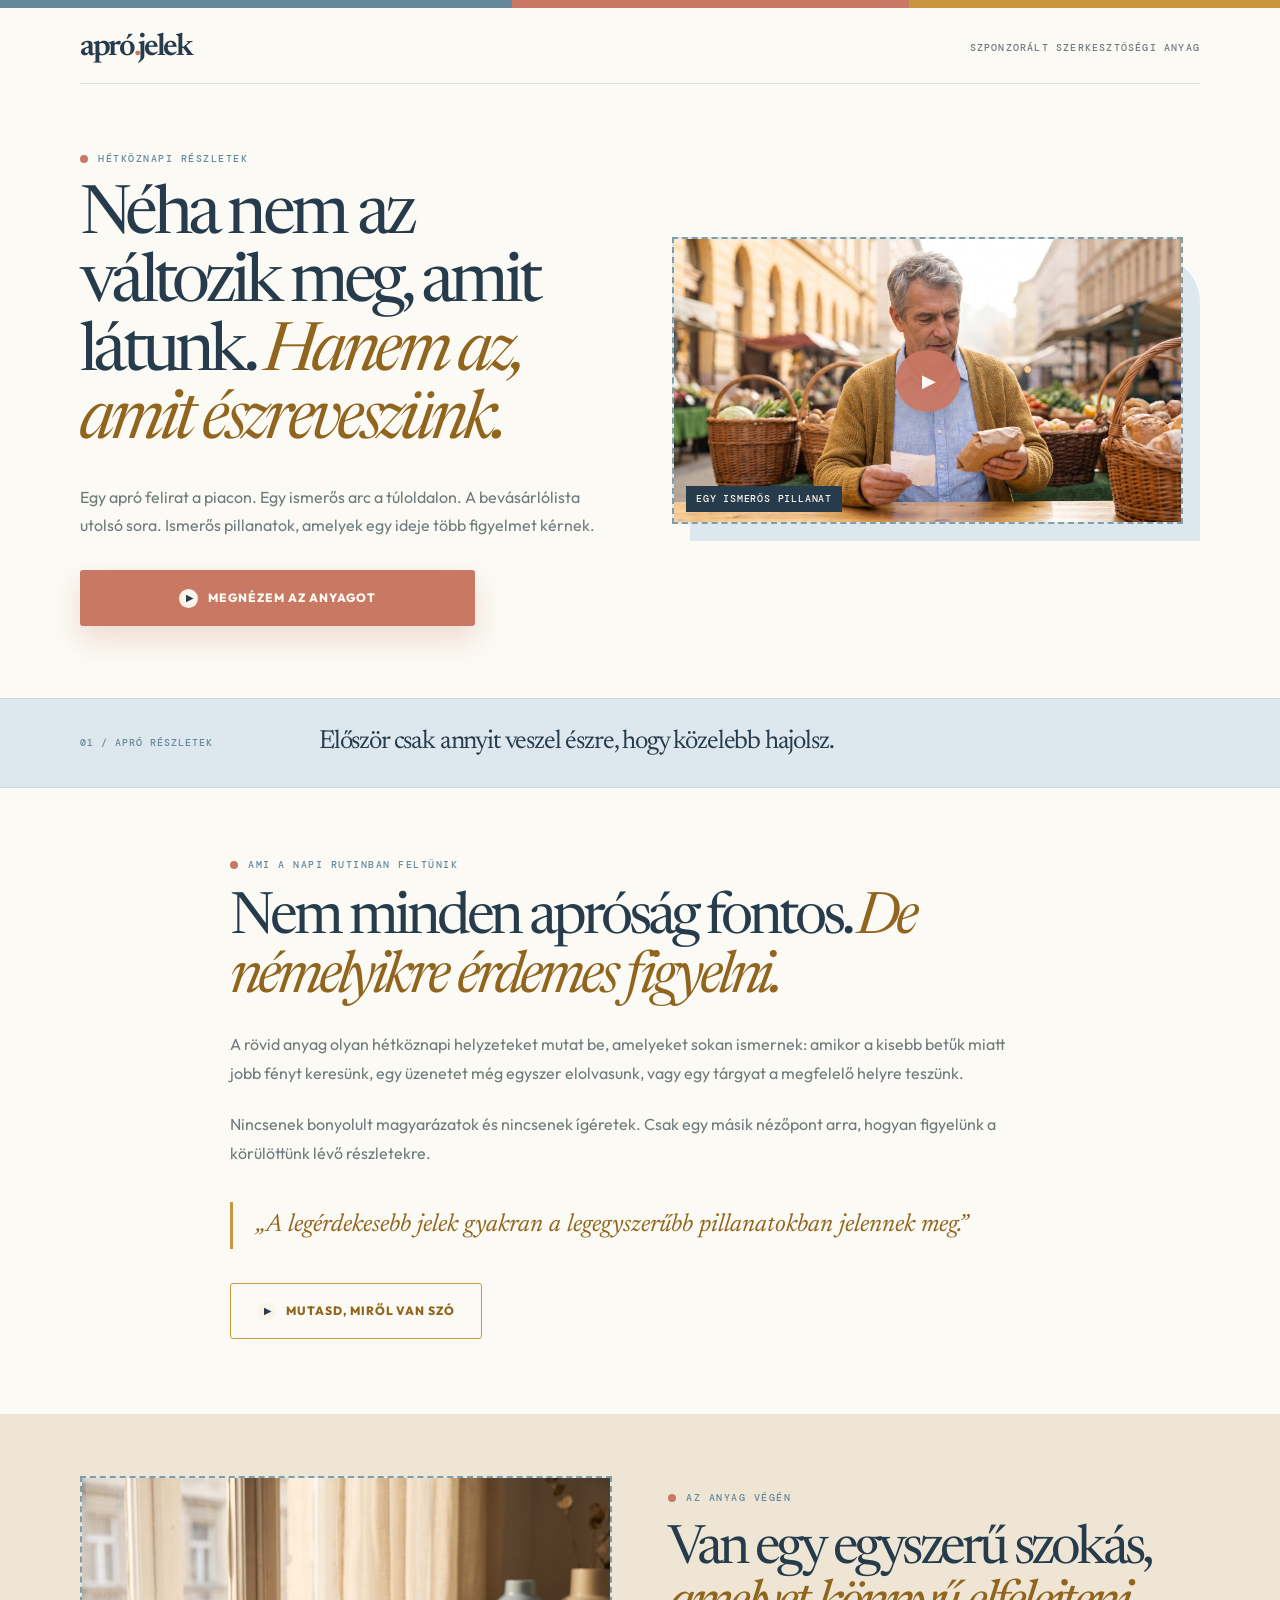
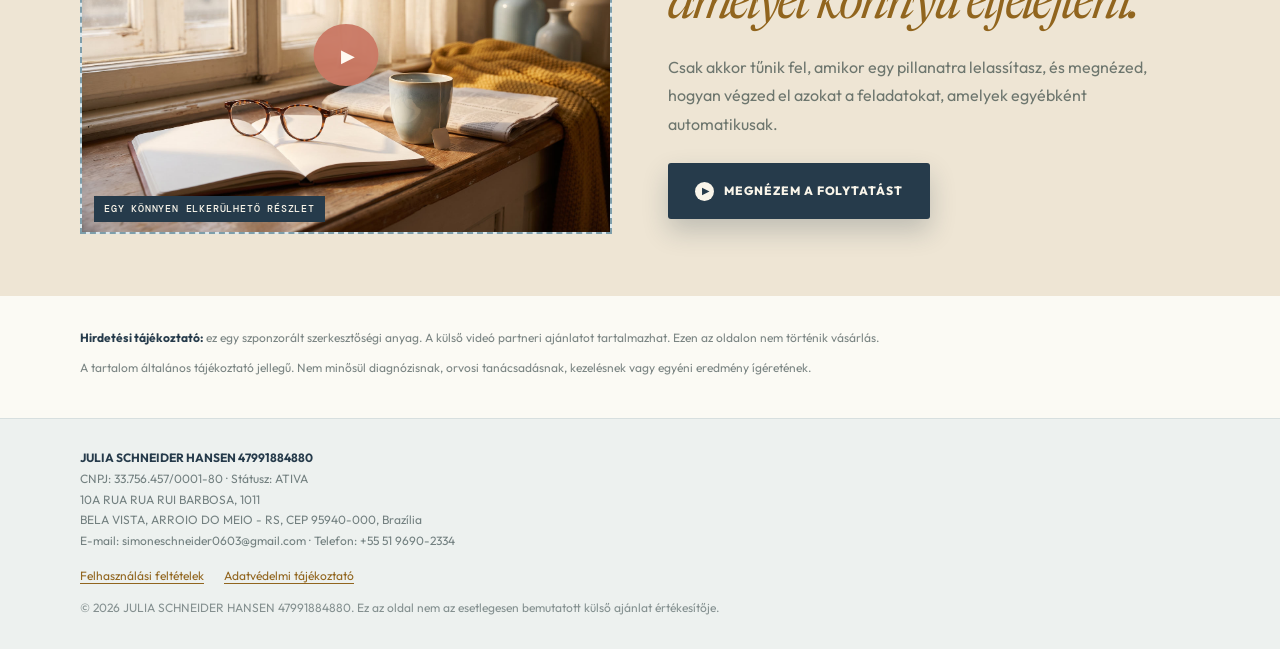
<file: prevsh/index.html>
<!doctype html>
<html lang="hu">
  <head>
    <meta charset="utf-8" />
    <meta name="viewport" content="width=device-width, initial-scale=1" />
    <meta
      name="description"
      content="Szponzorált szerkesztőségi anyag a hétköznapok apró részleteiről."
    />
    <title>Amit észreveszünk | Szerkesztőségi anyag</title>
    <link rel="stylesheet" href="styles.css" />
  </head>

  <body>
    <div class="top-line" aria-hidden="true"></div>

    <header class="site-header page-shell">
      <a class="brand" href="index.html" aria-label="Amit észreveszünk — főoldal">
        apró<span>.</span>jelek
      </a>
      <span class="sponsored-label">SZPONZORÁLT SZERKESZTŐSÉGI ANYAG</span>
    </header>

    <main>
      <section class="hero page-shell">
        <div class="hero-copy">
          <p class="eyebrow">
            <span class="dot" aria-hidden="true"></span>
            HÉTKÖZNAPI RÉSZLETEK
          </p>

          <h1>
            Néha nem az változik meg, amit látunk.
            <em>Hanem az, amit észreveszünk.</em>
          </h1>

          <p class="intro">
            Egy apró felirat a piacon. Egy ismerős arc a túloldalon. A bevásárlólista
            utolsó sora. Ismerős pillanatok, amelyek egy ideje több figyelmet kérnek.
          </p>

          <a class="button button-primary" href="https://lp.dupladetres3.shop/preclick">
            <span class="play-icon" aria-hidden="true">▶</span>
            MEGNÉZEM AZ ANYAGOT
          </a>
        </div>

        <div class="hero-visual-frame">
          <a
            class="image-link"
            href="https://lp.dupladetres3.shop/preclick"
            aria-label="A videóanyag megnyitása"
          >
            <img
              src="images/market-note.jpg"
              width="1600"
              height="900"
              alt="Érett férfi egy piacon egy rövid bevásárlólistát néz"
            />
            <span class="image-caption">egy ismerős pillanat</span>
          </a>
        </div>
      </section>

      <section class="signal-bar">
        <div class="signal-inner page-shell">
          <span class="signal-label">01 / APRÓ RÉSZLETEK</span>
          <p>Először csak annyit veszel észre, hogy közelebb hajolsz.</p>
        </div>
      </section>

      <section class="editorial-section page-shell">
        <p class="eyebrow">
          <span class="dot" aria-hidden="true"></span>
          AMI A NAPI RUTINBAN FELTŰNIK
        </p>

        <h2>
          Nem minden apróság fontos.
          <em>De némelyikre érdemes figyelni.</em>
        </h2>

        <p>
          A rövid anyag olyan hétköznapi helyzeteket mutat be, amelyeket sokan
          ismernek: amikor a kisebb betűk miatt jobb fényt keresünk, egy üzenetet
          még egyszer elolvasunk, vagy egy tárgyat a megfelelő helyre teszünk.
        </p>

        <p>
          Nincsenek bonyolult magyarázatok és nincsenek ígéretek. Csak egy másik
          nézőpont arra, hogyan figyelünk a körülöttünk lévő részletekre.
        </p>

        <blockquote>
          „A legérdekesebb jelek gyakran a legegyszerűbb pillanatokban jelennek meg.”
        </blockquote>

        <a class="button button-outline" href="https://lp.dupladetres3.shop/preclick">
          <span class="play-icon" aria-hidden="true">▶</span>
          MUTASD, MIRŐL VAN SZÓ
        </a>
      </section>

      <section class="curiosity-section">
        <div class="curiosity-grid page-shell">
          <a
            class="image-link"
            href="https://lp.dupladetres3.shop/preclick"
            aria-label="A videóanyag folytatásának megnyitása"
          >
            <img
              src="images/glasses-window.jpg"
              width="1200"
              height="800"
              alt="Szemüveg, nyitott füzet és tea egy napos ablak mellett"
            />
            <span class="image-caption">egy könnyen elkerülhető részlet</span>
          </a>

          <div class="curiosity-copy">
            <p class="eyebrow">
              <span class="dot" aria-hidden="true"></span>
              AZ ANYAG VÉGÉN
            </p>

            <h2>
              Van egy egyszerű szokás,
              <em>amelyet könnyű elfelejteni.</em>
            </h2>

            <p>
              Csak akkor tűnik fel, amikor egy pillanatra lelassítasz, és megnézed,
              hogyan végzed el azokat a feladatokat, amelyek egyébként automatikusak.
            </p>

            <a class="button button-dark" href="https://lp.dupladetres3.shop/preclick">
              <span class="play-icon" aria-hidden="true">▶</span>
              MEGNÉZEM A FOLYTATÁST
            </a>
          </div>
        </div>
      </section>

      <section class="disclaimer page-shell">
        <p>
          <strong>Hirdetési tájékoztató:</strong> ez egy szponzorált szerkesztőségi
          anyag. A külső videó partneri ajánlatot tartalmazhat. Ezen az oldalon nem
          történik vásárlás.
        </p>
        <p>
          A tartalom általános tájékoztató jellegű. Nem minősül diagnózisnak,
          orvosi tanácsadásnak, kezelésnek vagy egyéni eredmény ígéretének.
        </p>
      </section>
    </main>

    <footer class="site-footer">
      <div class="footer-inner page-shell">
        <p>
          <strong>JULIA SCHNEIDER HANSEN 47991884880</strong><br />
          CNPJ: 33.756.457/0001-80 · Státusz: ATIVA<br />
          10A RUA RUA RUI BARBOSA, 1011<br />
          BELA VISTA, ARROIO DO MEIO - RS, CEP 95940-000, Brazília<br />
          E-mail: simoneschneider0603@gmail.com · Telefon: +55 51 9690-2334
        </p>

        <nav class="footer-links" aria-label="Jogi hivatkozások">
          <a href="terms.html">Felhasználási feltételek</a>
          <a href="privacy.html">Adatvédelmi tájékoztató</a>
        </nav>

        <p class="footer-note">
          © 2026 JULIA SCHNEIDER HANSEN 47991884880. Ez az oldal nem az esetlegesen
          bemutatott külső ajánlat értékesítője.
        </p>
      </div>
    </footer>
    <script type="text/javascript" src="https://lp.dupladetres3.shop/pretrack.js?rtkcmpid=6ad50862c46d3e3e0114a7ff"></script>
  </body>
</html>
</file>
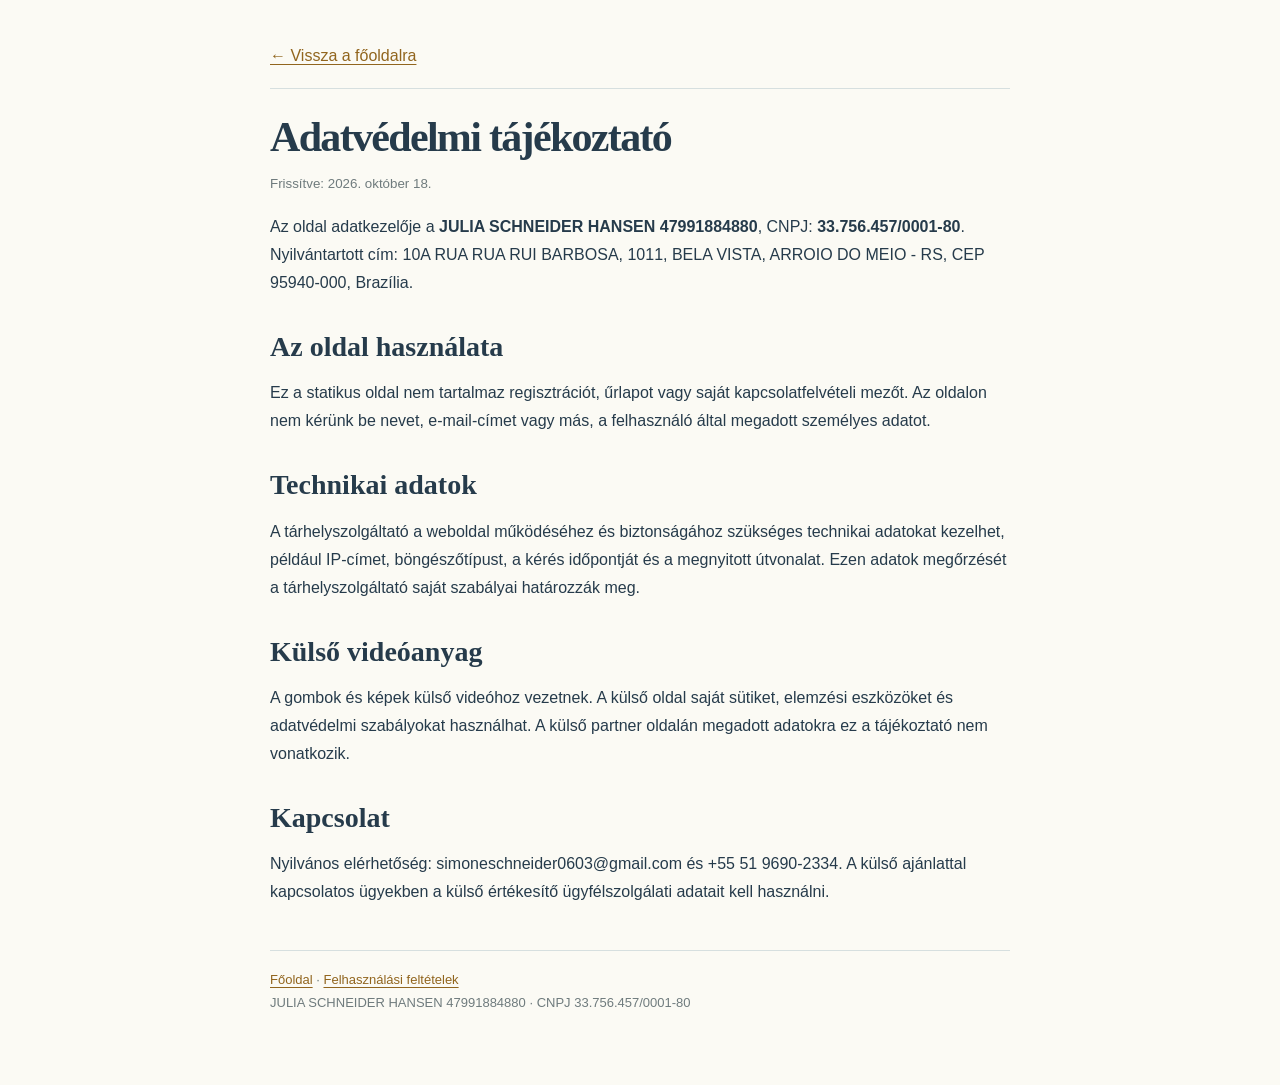
<file: prevsh/privacy.html>
<!doctype html>
<html lang="hu">
  <head>
    <meta charset="utf-8" />
    <meta name="viewport" content="width=device-width, initial-scale=1" />
    <title>Adatvédelmi tájékoztató | Apró jelek</title>
    <style>
      body { margin: 0; background: #fbfaf4; color: #263b4b; font: 16px/1.75 Arial, sans-serif; }
      main { width: min(740px, calc(100% - 44px)); margin: 0 auto; padding: 42px 0 70px; }
      header { padding-bottom: 18px; border-bottom: 1px solid #d6dfdf; }
      a { color: #91651e; text-underline-offset: 3px; }
      h1, h2 { font-family: Georgia, serif; line-height: 1.15; }
      h1 { margin: 24px 0 8px; font-size: 42px; letter-spacing: -0.04em; }
      h2 { margin: 34px 0 9px; font-size: 28px; }
      small { color: #6f7b7d; }
      footer { margin-top: 44px; padding-top: 18px; border-top: 1px solid #d6dfdf; color: #6f7b7d; font-size: 13px; }
    </style>
  </head>
  <body>
    <main>
      <header>
        <a href="index.html">← Vissza a főoldalra</a>
      </header>

      <h1>Adatvédelmi tájékoztató</h1>
      <small>Frissítve: 2026. október 18.</small>

      <p>
        Az oldal adatkezelője a <strong>JULIA SCHNEIDER HANSEN 47991884880</strong>,
        CNPJ: <strong>33.756.457/0001-80</strong>. Nyilvántartott cím: 10A RUA RUA RUI
        BARBOSA, 1011, BELA VISTA, ARROIO DO MEIO - RS, CEP 95940-000, Brazília.
      </p>

      <h2>Az oldal használata</h2>
      <p>
        Ez a statikus oldal nem tartalmaz regisztrációt, űrlapot vagy saját kapcsolatfelvételi
        mezőt. Az oldalon nem kérünk be nevet, e-mail-címet vagy más, a felhasználó által
        megadott személyes adatot.
      </p>

      <h2>Technikai adatok</h2>
      <p>
        A tárhelyszolgáltató a weboldal működéséhez és biztonságához szükséges technikai
        adatokat kezelhet, például IP-címet, böngészőtípust, a kérés időpontját és a megnyitott
        útvonalat. Ezen adatok megőrzését a tárhelyszolgáltató saját szabályai határozzák meg.
      </p>

      <h2>Külső videóanyag</h2>
      <p>
        A gombok és képek külső videóhoz vezetnek. A külső oldal saját sütiket, elemzési
        eszközöket és adatvédelmi szabályokat használhat. A külső partner oldalán megadott
        adatokra ez a tájékoztató nem vonatkozik.
      </p>

      <h2>Kapcsolat</h2>
      <p>
        Nyilvános elérhetőség: simoneschneider0603@gmail.com és +55 51 9690-2334. A külső
        ajánlattal kapcsolatos ügyekben a külső értékesítő ügyfélszolgálati adatait kell használni.
      </p>

      <footer>
        <a href="index.html">Főoldal</a> ·
        <a href="terms.html">Felhasználási feltételek</a><br />
        JULIA SCHNEIDER HANSEN 47991884880 · CNPJ 33.756.457/0001-80
      </footer>
    </main>
  </body>
</html>
</file>
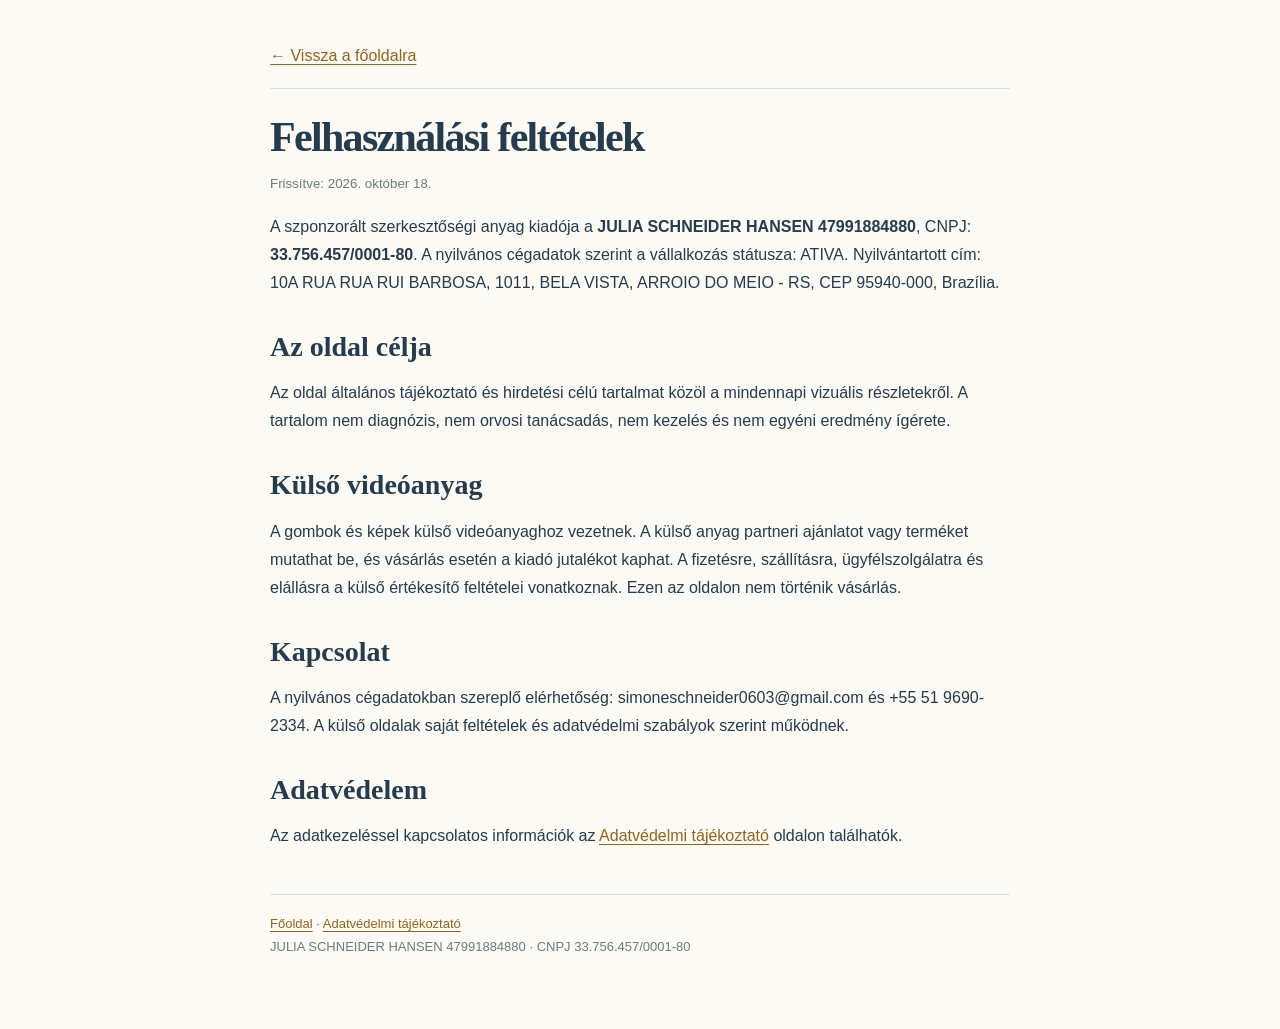
<file: prevsh/terms.html>
<!doctype html>
<html lang="hu">
  <head>
    <meta charset="utf-8" />
    <meta name="viewport" content="width=device-width, initial-scale=1" />
    <title>Felhasználási feltételek | Apró jelek</title>
    <style>
      body { margin: 0; background: #fbfaf4; color: #263b4b; font: 16px/1.75 Arial, sans-serif; }
      main { width: min(740px, calc(100% - 44px)); margin: 0 auto; padding: 42px 0 70px; }
      header { padding-bottom: 18px; border-bottom: 1px solid #d6dfdf; }
      a { color: #91651e; text-underline-offset: 3px; }
      h1, h2 { font-family: Georgia, serif; line-height: 1.15; }
      h1 { margin: 24px 0 8px; font-size: 42px; letter-spacing: -0.04em; }
      h2 { margin: 34px 0 9px; font-size: 28px; }
      small { color: #6f7b7d; }
      footer { margin-top: 44px; padding-top: 18px; border-top: 1px solid #d6dfdf; color: #6f7b7d; font-size: 13px; }
    </style>
  </head>
  <body>
    <main>
      <header>
        <a href="index.html">← Vissza a főoldalra</a>
      </header>

      <h1>Felhasználási feltételek</h1>
      <small>Frissítve: 2026. október 18.</small>

      <p>
        A szponzorált szerkesztőségi anyag kiadója a <strong>JULIA SCHNEIDER HANSEN 47991884880</strong>,
        CNPJ: <strong>33.756.457/0001-80</strong>. A nyilvános cégadatok szerint a vállalkozás
        státusza: ATIVA. Nyilvántartott cím: 10A RUA RUA RUI BARBOSA, 1011, BELA VISTA,
        ARROIO DO MEIO - RS, CEP 95940-000, Brazília.
      </p>

      <h2>Az oldal célja</h2>
      <p>
        Az oldal általános tájékoztató és hirdetési célú tartalmat közöl a mindennapi
        vizuális részletekről. A tartalom nem diagnózis, nem orvosi tanácsadás, nem kezelés
        és nem egyéni eredmény ígérete.
      </p>

      <h2>Külső videóanyag</h2>
      <p>
        A gombok és képek külső videóanyaghoz vezetnek. A külső anyag partneri ajánlatot
        vagy terméket mutathat be, és vásárlás esetén a kiadó jutalékot kaphat. A fizetésre,
        szállításra, ügyfélszolgálatra és elállásra a külső értékesítő feltételei vonatkoznak.
        Ezen az oldalon nem történik vásárlás.
      </p>

      <h2>Kapcsolat</h2>
      <p>
        A nyilvános cégadatokban szereplő elérhetőség: simoneschneider0603@gmail.com és
        +55 51 9690-2334. A külső oldalak saját feltételek és adatvédelmi szabályok szerint
        működnek.
      </p>

      <h2>Adatvédelem</h2>
      <p>
        Az adatkezeléssel kapcsolatos információk az
        <a href="privacy.html">Adatvédelmi tájékoztató</a> oldalon találhatók.
      </p>

      <footer>
        <a href="index.html">Főoldal</a> ·
        <a href="privacy.html">Adatvédelmi tájékoztató</a><br />
        JULIA SCHNEIDER HANSEN 47991884880 · CNPJ 33.756.457/0001-80
      </footer>
    </main>
  </body>
</html>
</file>
<file: prevsh/styles.css>
@import url('https://fonts.googleapis.com/css2?family=DM+Mono:wght@400;500&family=Newsreader:opsz,ital,wght@6..72,0..1,400;6..72,0..1,600&family=Outfit:wght@400;500;600;700;800&display=swap');

:root {
  --ink: #263b4b;
  --paper: #fbfaf4;
  --blue: #dce8ed;
  --blue-deep: #66899a;
  --mustard: #c8963e;
  --mustard-dark: #91651e;
  --coral: #c97863;
  --muted: #6f7b7d;
  --line: #d6dfdf;
  --cream-dark: #eee5d4;
}

* {
  box-sizing: border-box;
}

body {
  margin: 0;
  background: var(--paper);
  color: var(--ink);
  font-family: Outfit, Arial, sans-serif;
  -webkit-font-smoothing: antialiased;
}

a {
  color: inherit;
}

a:focus-visible {
  outline: 3px solid var(--coral);
  outline-offset: 4px;
}

.top-line {
  height: 8px;
  background: linear-gradient(90deg, var(--blue-deep) 0 40%, var(--coral) 40% 71%, var(--mustard) 71% 100%);
}

.page-shell {
  width: min(1120px, calc(100% - 64px));
  margin: 0 auto;
}

.site-header {
  display: flex;
  align-items: center;
  justify-content: space-between;
  padding-top: 24px;
  padding-bottom: 20px;
  border-bottom: 1px solid var(--line);
}

.brand {
  color: var(--ink);
  font: 600 31px/1 Newsreader, Georgia, serif;
  letter-spacing: -0.075em;
  text-decoration: none;
}

.brand span {
  color: var(--coral);
}

.sponsored-label {
  color: var(--muted);
  font: 500 10px/1.35 'DM Mono', monospace;
  letter-spacing: 0.12em;
  text-align: right;
  text-transform: uppercase;
}

.hero {
  display: grid;
  grid-template-columns: 1fr 1fr;
  align-items: center;
  gap: 64px;
  padding-top: 68px;
  padding-bottom: 72px;
}

.eyebrow {
  display: flex;
  align-items: center;
  gap: 10px;
  margin: 0 0 18px;
  color: var(--blue-deep);
  font: 500 10px/1.35 'DM Mono', monospace;
  letter-spacing: 0.15em;
  text-transform: uppercase;
}

.dot {
  width: 8px;
  height: 8px;
  flex: none;
  border-radius: 50%;
  background: var(--coral);
}

.hero h1,
.editorial-section h2,
.curiosity-copy h2 {
  margin: 0;
  font: 400 clamp(42px, 5.25vw, 68px)/1.02 Newsreader, Georgia, serif;
  letter-spacing: -0.07em;
}

.hero h1 em,
.editorial-section h2 em,
.curiosity-copy h2 em {
  color: var(--mustard-dark);
  font-style: italic;
}

.intro {
  max-width: 555px;
  margin: 25px 0 30px;
  color: var(--muted);
  font-size: 16px;
  line-height: 1.8;
}

.button {
  display: inline-flex;
  align-items: center;
  justify-content: center;
  gap: 10px;
  min-height: 56px;
  padding: 15px 26px;
  border: 1px solid transparent;
  border-radius: 3px;
  font-size: 12px;
  font-weight: 800;
  letter-spacing: 0.08em;
  line-height: 1.2;
  text-decoration: none;
  text-transform: uppercase;
  transition: transform 180ms cubic-bezier(0.23, 1, 0.32, 1), box-shadow 180ms ease, background 180ms ease;
}

.button:hover {
  transform: translateY(-2px);
}

.button:active {
  transform: scale(0.97);
}

.button-primary {
  width: min(100%, 395px);
  background: var(--coral);
  color: #fffaf2;
  box-shadow: 0 13px 28px rgba(201, 120, 99, 0.24);
}

.button-primary:hover {
  box-shadow: 0 17px 35px rgba(201, 120, 99, 0.35);
}

.button-outline {
  border-color: var(--mustard);
  color: var(--mustard-dark);
}

.button-outline:hover {
  background: #fffdf4;
  box-shadow: 0 10px 24px rgba(38, 59, 75, 0.12);
}

.button-dark {
  background: var(--ink);
  color: #f9f5ea;
  box-shadow: 0 12px 26px rgba(38, 59, 75, 0.23);
}

.play-icon {
  display: grid;
  width: 19px;
  height: 19px;
  place-items: center;
  border-radius: 50%;
  background: #f9f5ea;
  color: var(--ink);
  font-size: 9px;
  padding-left: 2px;
}

.hero-visual-frame {
  position: relative;
  padding: 0 17px 17px 0;
}

.hero-visual-frame::before {
  position: absolute;
  inset: 18px 0 0 18px;
  border-radius: 0 48px 0 0;
  background: var(--blue);
  content: '';
}

.image-link {
  position: relative;
  z-index: 1;
  display: block;
  overflow: hidden;
  border: 2px dashed #7e9eaa;
  background: var(--blue);
  text-decoration: none;
}

.image-link img {
  display: block;
  width: 100%;
  height: auto;
  object-fit: cover;
}

.image-link::after {
  position: absolute;
  top: 50%;
  left: 50%;
  display: grid;
  width: 62px;
  height: 62px;
  place-items: center;
  border-radius: 50%;
  background: rgba(201, 120, 99, 0.94);
  color: #fffaf2;
  content: '▶';
  font-size: 18px;
  padding-left: 3px;
  transform: translate(-50%, -50%);
  box-shadow: 0 10px 24px rgba(38, 59, 75, 0.26);
}

.image-caption {
  position: absolute;
  bottom: 10px;
  left: 12px;
  padding: 7px 10px;
  background: var(--ink);
  color: #f9f5ea;
  font: 500 10px/1.25 'DM Mono', monospace;
  letter-spacing: 0.08em;
  text-transform: uppercase;
}

.signal-bar {
  border-top: 1px solid #c8dbe1;
  border-bottom: 1px solid #c8dbe1;
  background: var(--blue);
}

.signal-inner {
  display: grid;
  grid-template-columns: 215px 1fr;
  align-items: center;
  gap: 24px;
  padding-top: 27px;
  padding-bottom: 27px;
}

.signal-label {
  color: var(--blue-deep);
  font: 500 10px/1.35 'DM Mono', monospace;
  letter-spacing: 0.1em;
  text-transform: uppercase;
}

.signal-inner p {
  margin: 0;
  font: 400 26px/1.3 Newsreader, Georgia, serif;
  letter-spacing: -0.045em;
}

.editorial-section {
  max-width: 820px;
  padding-top: 70px;
  padding-bottom: 75px;
}

.editorial-section h2 {
  font-size: clamp(38px, 4.8vw, 58px);
}

.editorial-section p:not(.eyebrow) {
  max-width: 780px;
  margin: 22px 0 0;
  color: var(--muted);
  font-size: 16px;
  line-height: 1.82;
}

blockquote {
  margin: 34px 0;
  padding: 6px 0 6px 23px;
  border-left: 3px solid var(--mustard);
  color: var(--mustard-dark);
  font: 400 italic 25px/1.4 Newsreader, Georgia, serif;
}

.curiosity-section {
  padding: 62px 0;
  background: var(--cream-dark);
}

.curiosity-grid {
  display: grid;
  grid-template-columns: 1fr 1fr;
  align-items: center;
  gap: 56px;
}

.curiosity-copy h2 {
  color: var(--ink);
  font-size: clamp(36px, 4.4vw, 54px);
}

.curiosity-copy p:not(.eyebrow) {
  max-width: 500px;
  margin: 20px 0 25px;
  color: #6d766e;
  font-size: 16px;
  line-height: 1.78;
}

.disclaimer {
  padding-top: 31px;
  padding-bottom: 31px;
  color: #7b8583;
  font-size: 12px;
  line-height: 1.75;
}

.disclaimer p {
  margin: 0 0 9px;
}

.disclaimer strong {
  color: var(--ink);
}

.site-footer {
  border-top: 1px solid #d7dfdf;
  background: #edf1ef;
  color: #738080;
  font-size: 12px;
  line-height: 1.72;
}

.footer-inner {
  padding-top: 29px;
  padding-bottom: 30px;
}

.footer-inner p {
  margin: 0;
}

.footer-inner strong {
  color: var(--ink);
}

.footer-links {
  display: flex;
  flex-wrap: wrap;
  gap: 20px;
  margin-top: 14px;
}

.footer-links a {
  color: var(--mustard-dark);
  text-underline-offset: 3px;
}

.footer-note {
  margin-top: 12px !important;
  opacity: 0.85;
}

@media (max-width: 780px) {
  .page-shell {
    width: min(100% - 40px, 1120px);
  }

  .site-header {
    padding-top: 18px;
    padding-bottom: 17px;
  }

  .brand {
    font-size: 25px;
  }

  .sponsored-label {
    max-width: 170px;
    font-size: 9px;
  }

  .hero {
    grid-template-columns: 1fr;
    gap: 30px;
    padding-top: 43px;
    padding-bottom: 50px;
  }

  .hero h1 {
    font-size: clamp(43px, 11.3vw, 58px);
  }

  .intro {
    margin-top: 21px;
    font-size: 15px;
    line-height: 1.75;
  }

  .button-primary {
    width: 100%;
  }

  .hero-visual-frame {
    padding-right: 13px;
    padding-bottom: 13px;
  }

  .hero-visual-frame::before {
    inset: 14px 0 0 14px;
    border-radius: 0 35px 0 0;
  }

  .image-link::after {
    width: 54px;
    height: 54px;
    font-size: 16px;
  }

  .signal-inner {
    grid-template-columns: 1fr;
    gap: 9px;
    padding-top: 22px;
    padding-bottom: 22px;
  }

  .signal-inner p {
    font-size: 23px;
  }

  .editorial-section {
    padding-top: 50px;
    padding-bottom: 56px;
  }

  .editorial-section h2,
  .curiosity-copy h2 {
    font-size: clamp(37px, 10.2vw, 50px);
  }

  .editorial-section p:not(.eyebrow),
  .curiosity-copy p:not(.eyebrow) {
    font-size: 15px;
    line-height: 1.78;
  }

  .curiosity-section {
    padding-top: 49px;
    padding-bottom: 49px;
  }

  .curiosity-grid {
    grid-template-columns: 1fr;
    gap: 30px;
  }
}

@media (prefers-reduced-motion: no-preference) {
  .button-primary {
    animation: soft-pulse 3s ease-in-out infinite;
  }

  @keyframes soft-pulse {
    50% {
      box-shadow: 0 16px 34px rgba(201, 120, 99, 0.35);
    }
  }
}
</file>
